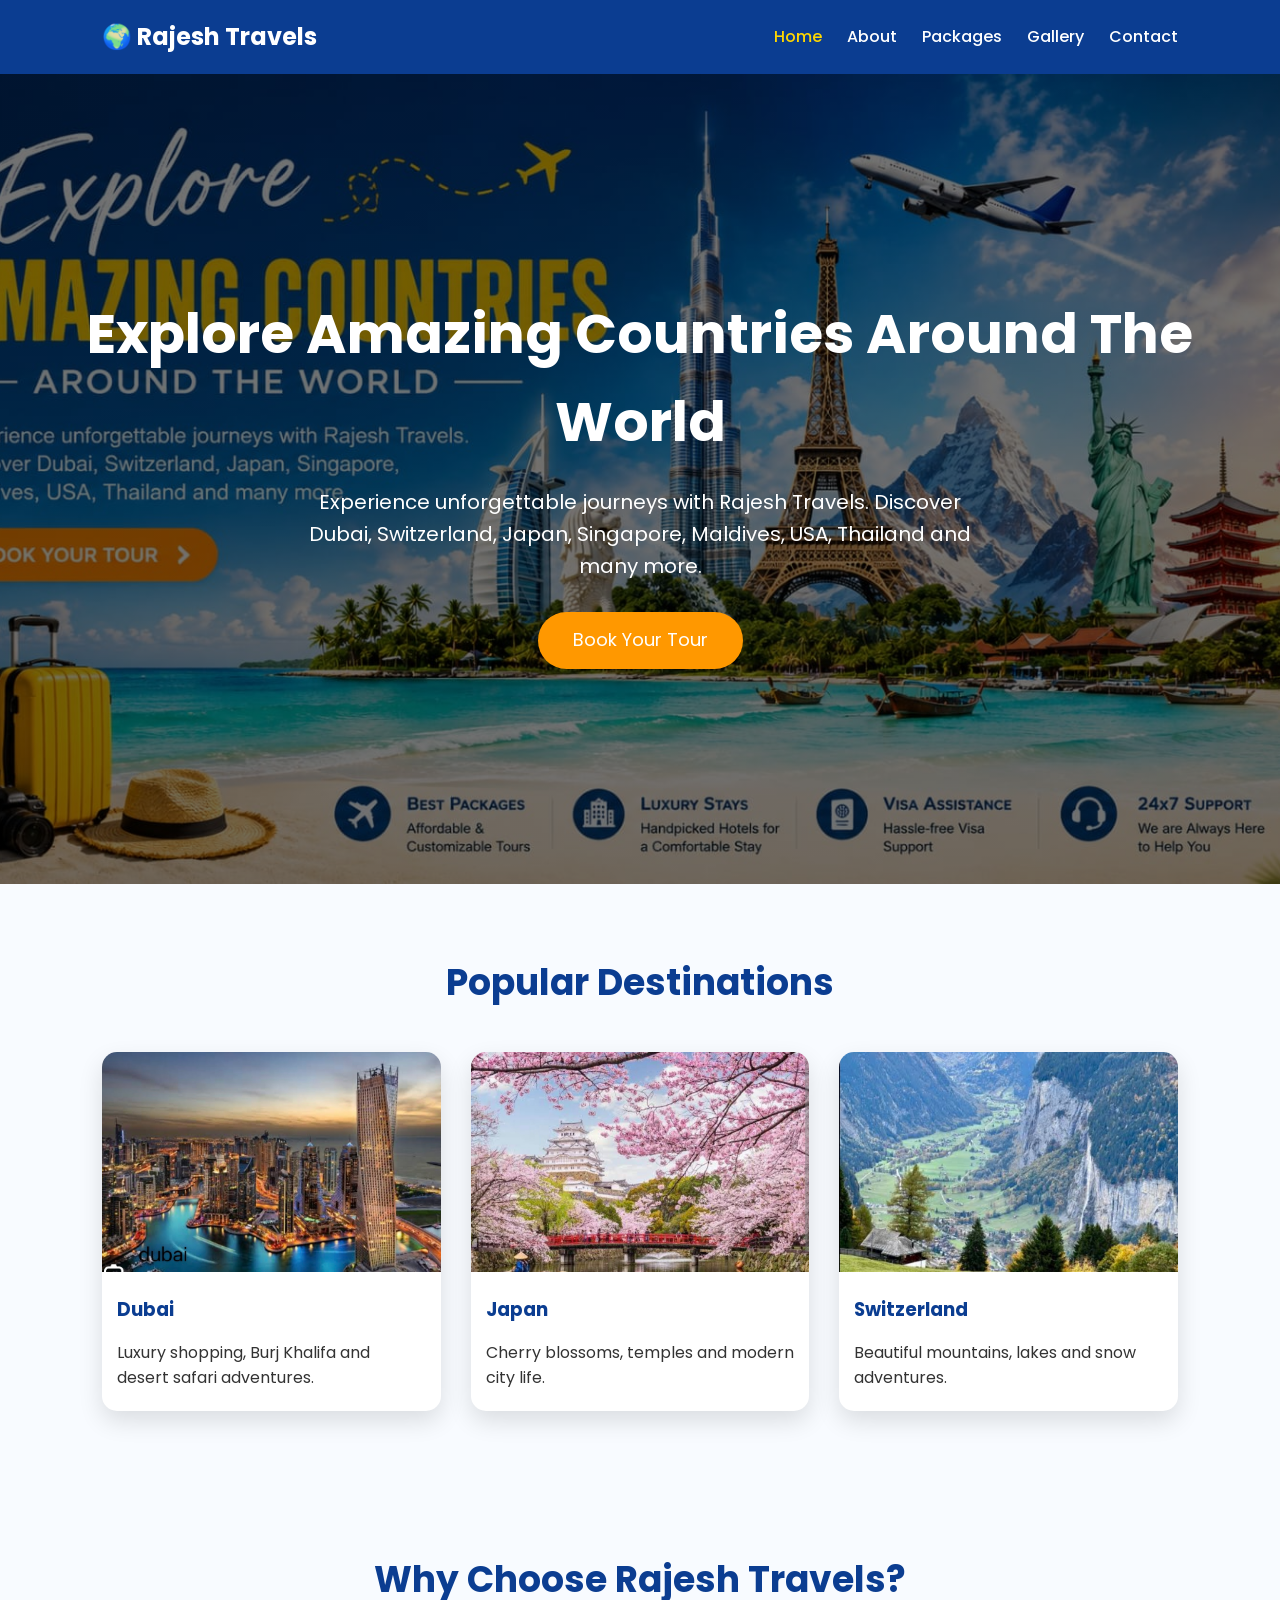
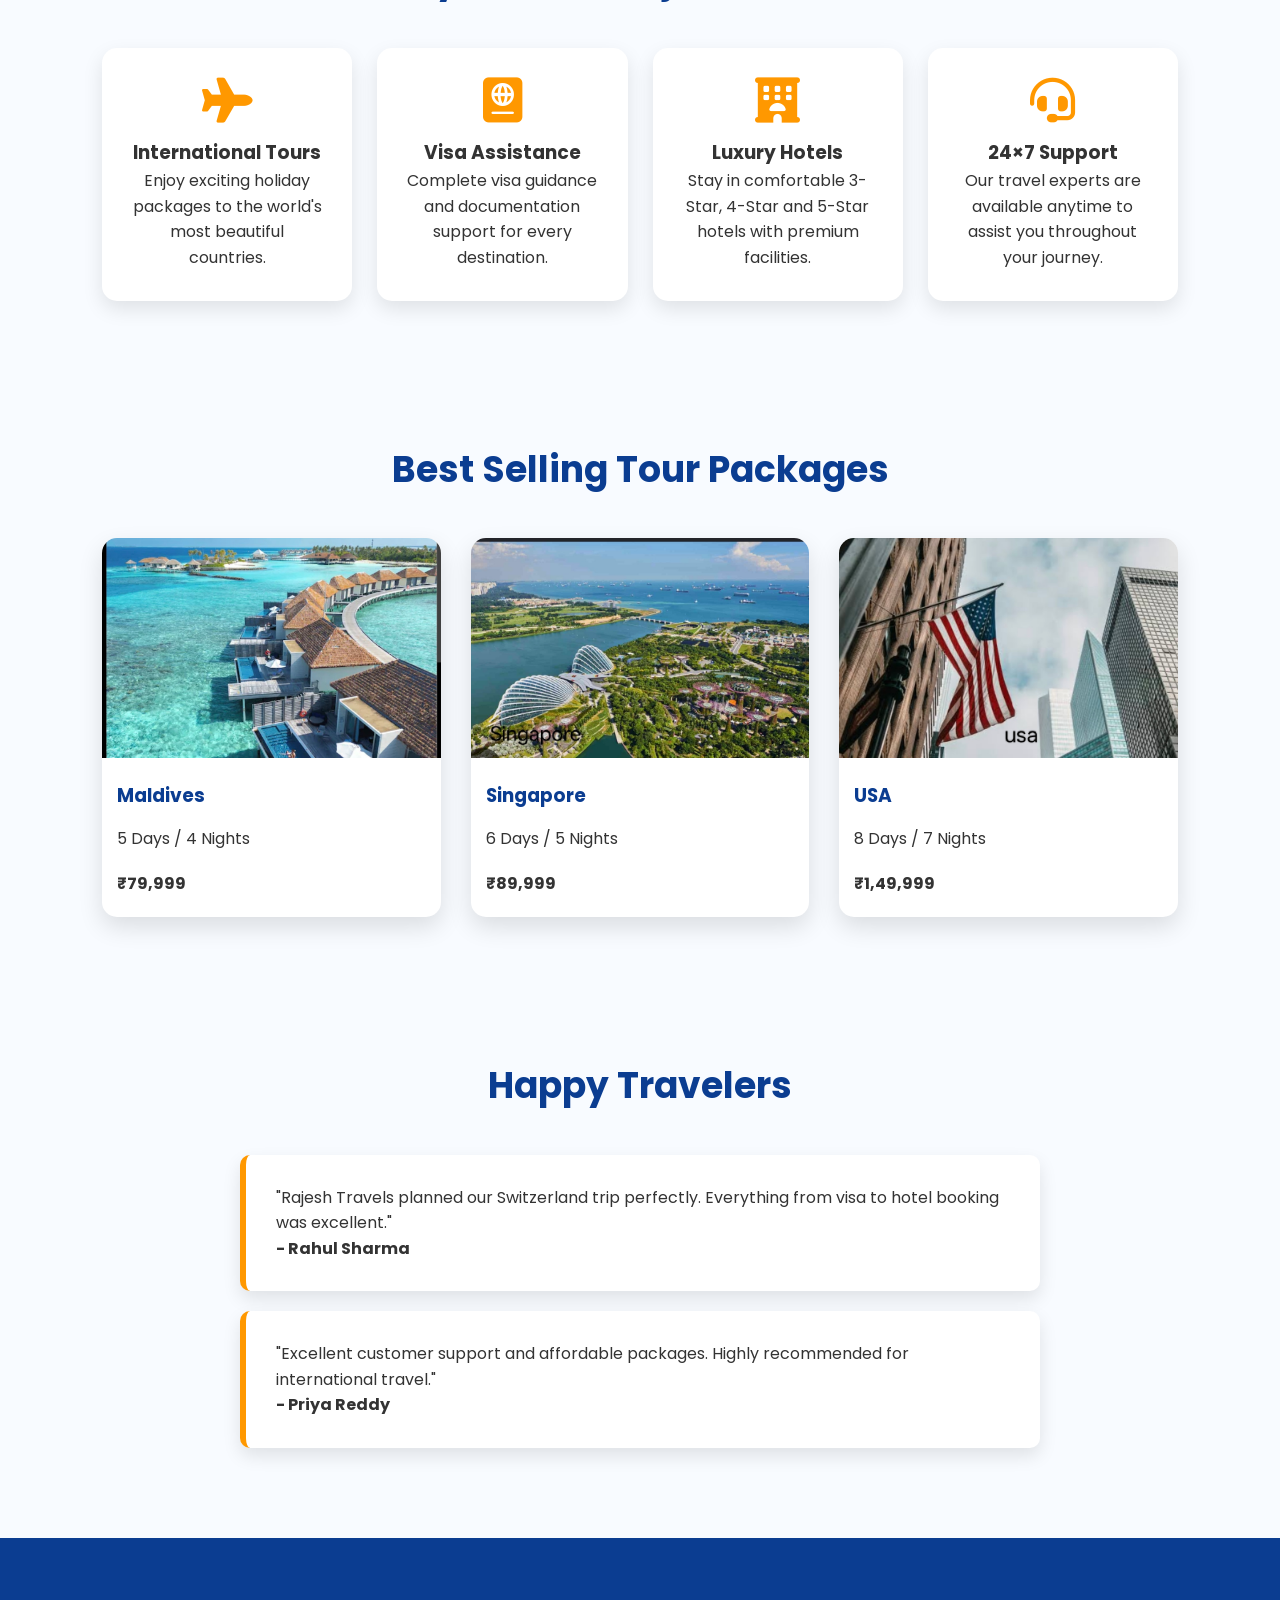
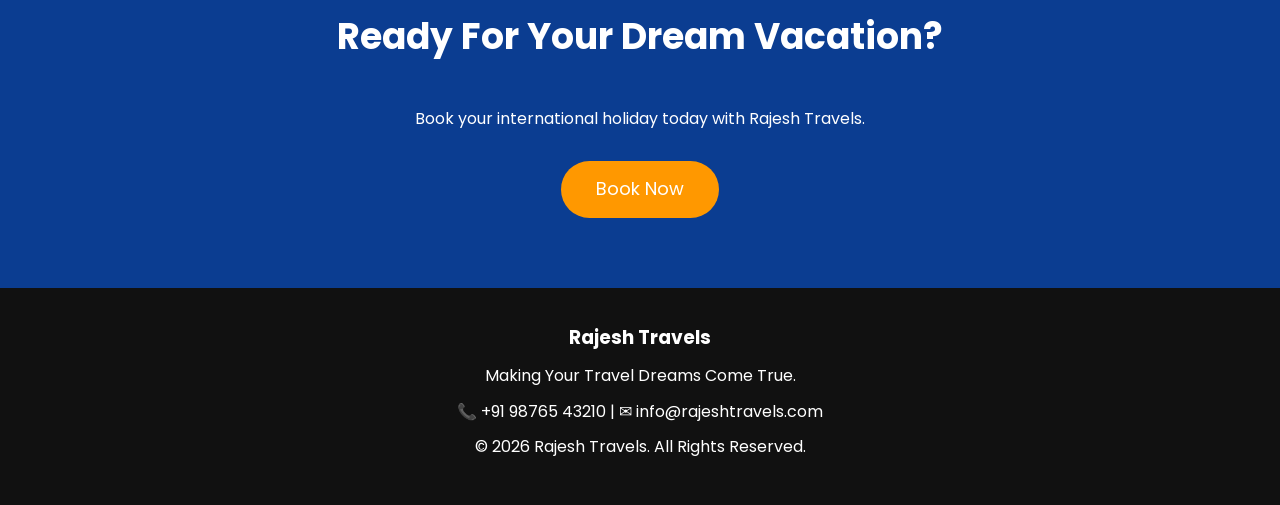
<file: index.html>
<!DOCTYPE html>
<html lang="en">

<head>
    <meta charset="UTF-8">
    <meta name="viewport" content="width=device-width, initial-scale=1.0">

    <title>Rajesh Travels | Explore the World</title>

    <meta name="description"
        content="Rajesh Travels provides international tour packages, visa assistance, hotel booking and holiday packages.">

    <meta name="keywords"
        content="Rajesh Travels, Travel Agency, International Tours, Holiday Packages, Visa Services">

    <link rel="stylesheet" href="style.css">

    <link href="https://fonts.googleapis.com/css2?family=Poppins:wght@300;400;500;600;700&display=swap"
        rel="stylesheet">

    <link rel="stylesheet"
        href="https://cdnjs.cloudflare.com/ajax/libs/font-awesome/6.5.2/css/all.min.css">
</head>

<body>

    <!-- Header -->

    <header>

        <div class="logo">
            <h2>🌍 Rajesh Travels</h2>
        </div>

        <nav>

            <ul>

                <li><a href="index.html" class="active">Home</a></li>

                <li><a href="about.html">About</a></li>

                <li><a href="packages.html">Packages</a></li>

                <li><a href="gallery.html">Gallery</a></li>

                <li><a href="contact.html">Contact</a></li>

            </ul>

        </nav>

    </header>

    <!-- Hero Section -->

    <section class="hero">

        <div class="hero-content">

            <h1>Explore Amazing Countries Around The World</h1>

            <p>
                Experience unforgettable journeys with Rajesh Travels.
                Discover Dubai, Switzerland, Japan, Singapore,
                Maldives, USA, Thailand and many more.
            </p>

            <a href="packages.html" class="btn">
                Book Your Tour
            </a>

        </div>

    </section>

    <!-- Popular Destinations -->

    <section class="destination">

        <h2>Popular Destinations</h2>

        <div class="card-container">

            <div class="card">

                <img src="images/dubai.jpg" alt="Dubai">

                <h3>Dubai</h3>

                <p>Luxury shopping, Burj Khalifa and desert safari adventures.</p>

            </div>

            <div class="card">

                <img src="images/japan.jpg" alt="Japan">

                <h3>Japan</h3>

                <p>Cherry blossoms, temples and modern city life.</p>

            </div>

            <div class="card">

                <img src="images/switzerland.jpg" alt="Switzerland">

                <h3>Switzerland</h3>

                <p>Beautiful mountains, lakes and snow adventures.</p>

            </div>

        </div>

    </section>
    <!-- Why Choose Us -->

    <section class="why-us">

        <h2>Why Choose Rajesh Travels?</h2>

        <div class="features">

            <div class="feature-box">
                <i class="fas fa-plane"></i>
                <h3>International Tours</h3>
                <p>Enjoy exciting holiday packages to the world's most beautiful countries.</p>
            </div>

            <div class="feature-box">
                <i class="fas fa-passport"></i>
                <h3>Visa Assistance</h3>
                <p>Complete visa guidance and documentation support for every destination.</p>
            </div>

            <div class="feature-box">
                <i class="fas fa-hotel"></i>
                <h3>Luxury Hotels</h3>
                <p>Stay in comfortable 3-Star, 4-Star and 5-Star hotels with premium facilities.</p>
            </div>

            <div class="feature-box">
                <i class="fas fa-headset"></i>
                <h3>24×7 Support</h3>
                <p>Our travel experts are available anytime to assist you throughout your journey.</p>
            </div>

        </div>

    </section>

    <!-- Tour Packages -->

    <section class="packages">

        <h2>Best Selling Tour Packages</h2>

        <div class="card-container">

            <div class="card">

                <img src="images/maldives.jpg" alt="Maldives">

                <h3>Maldives</h3>

                <p>5 Days / 4 Nights</p>

                <h4>₹79,999</h4>

            </div>

            <div class="card">

                <img src="images/singapore.jpg" alt="Singapore">

                <h3>Singapore</h3>

                <p>6 Days / 5 Nights</p>

                <h4>₹89,999</h4>

            </div>

            <div class="card">

                <img src="images/usa.jpg" alt="USA">

                <h3>USA</h3>

                <p>8 Days / 7 Nights</p>

                <h4>₹1,49,999</h4>

            </div>

        </div>

    </section>

    <!-- Testimonials -->

    <section class="testimonials">

        <h2>Happy Travelers</h2>

        <div class="testimonial-box">

            <p>
                "Rajesh Travels planned our Switzerland trip perfectly.
                Everything from visa to hotel booking was excellent."
            </p>

            <h4>- Rahul Sharma</h4>

        </div>

        <div class="testimonial-box">

            <p>
                "Excellent customer support and affordable packages.
                Highly recommended for international travel."
            </p>

            <h4>- Priya Reddy</h4>

        </div>

    </section>

    <!-- Call To Action -->

    <section class="cta">

        <h2>Ready For Your Dream Vacation?</h2>

        <p>Book your international holiday today with Rajesh Travels.</p>

        <a href="contact.html" class="btn">Book Now</a>

    </section>

    <!-- Footer -->

    <footer>

        <h3>Rajesh Travels</h3>

        <p>Making Your Travel Dreams Come True.</p>

        <p>
            📞 +91 98765 43210 |
            ✉ info@rajeshtravels.com
        </p>

        <p>
            © 2026 Rajesh Travels. All Rights Reserved.
        </p>

    </footer>

    <script src="script.js"></script>

    <!--Start of Tawk.to Script-->
<script type="text/javascript">
var Tawk_API=Tawk_API||{}, Tawk_LoadStart=new Date();
(function(){
var s1=document.createElement("script"),s0=document.getElementsByTagName("script")[0];
s1.async=true;
s1.src='https://embed.tawk.to/6a47f262bb890f1d47e70d45/1jskglkhc';
s1.charset='UTF-8';
s1.setAttribute('crossorigin','*');
s0.parentNode.insertBefore(s1,s0);
})();
</script>
<!--End of Tawk.to Script-->

</body>

</html>
</file>
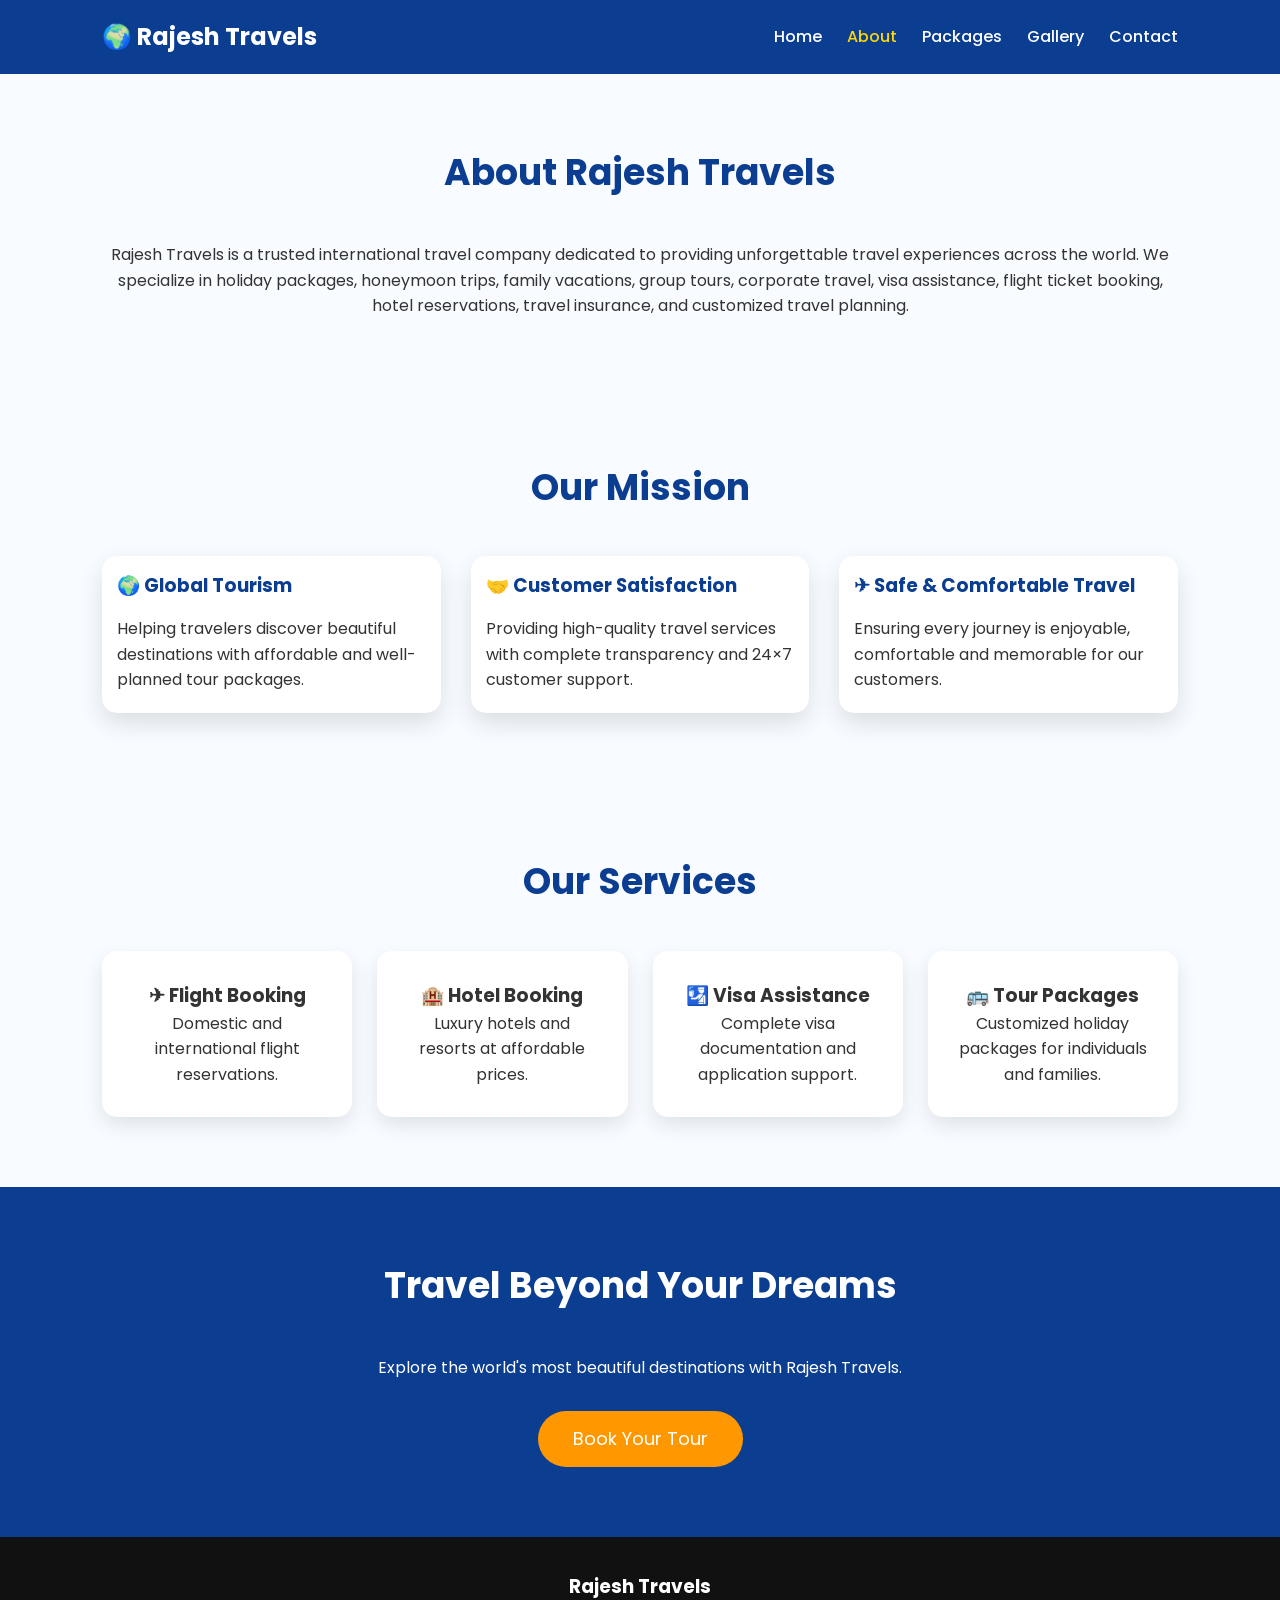
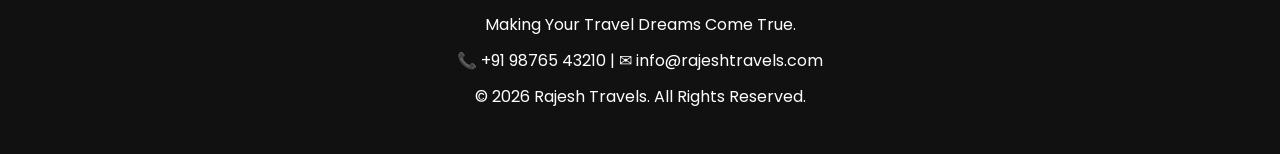
<file: about.html>
<!DOCTYPE html>
<html lang="en">

<head>

    <meta charset="UTF-8">
    <meta name="viewport" content="width=device-width, initial-scale=1.0">

    <title>About | Rajesh Travels</title>

    <meta name="description" content="Learn more about Rajesh Travels and our international travel services.">

    <link rel="stylesheet" href="style.css">

</head>

<body>

<header>

    <div class="logo">
        <h2>🌍 Rajesh Travels</h2>
    </div>

    <nav>

        <ul>

            <li><a href="index.html">Home</a></li>

            <li><a href="about.html" class="active">About</a></li>

            <li><a href="packages.html">Packages</a></li>

            <li><a href="gallery.html">Gallery</a></li>

            <li><a href="contact.html">Contact</a></li>

        </ul>

    </nav>

</header>

<section>

<h2>About Rajesh Travels</h2>

<p align="center">

Rajesh Travels is a trusted international travel company dedicated to providing
unforgettable travel experiences across the world. We specialize in holiday
packages, honeymoon trips, family vacations, group tours, corporate travel,
visa assistance, flight ticket booking, hotel reservations, travel insurance,
and customized travel planning.

</p>

</section>

<section>

<h2>Our Mission</h2>

<div class="card-container">

<div class="card">

<h3>🌍 Global Tourism</h3>

<p>
Helping travelers discover beautiful destinations with affordable and
well-planned tour packages.
</p>

</div>

<div class="card">

<h3>🤝 Customer Satisfaction</h3>

<p>
Providing high-quality travel services with complete transparency and
24×7 customer support.
</p>

</div>

<div class="card">

<h3>✈ Safe & Comfortable Travel</h3>

<p>
Ensuring every journey is enjoyable, comfortable and memorable for our customers.
</p>

</div>

</div>

</section>

<section>

<h2>Our Services</h2>

<div class="features">

<div class="feature-box">

<h3>✈ Flight Booking</h3>

<p>Domestic and international flight reservations.</p>

</div>

<div class="feature-box">

<h3>🏨 Hotel Booking</h3>

<p>Luxury hotels and resorts at affordable prices.</p>

</div>

<div class="feature-box">

<h3>🛂 Visa Assistance</h3>

<p>Complete visa documentation and application support.</p>

</div>

<div class="feature-box">

<h3>🚌 Tour Packages</h3>

<p>Customized holiday packages for individuals and families.</p>

</div>

</div>

</section>

<section class="cta">

<h2>Travel Beyond Your Dreams</h2>

<p>

Explore the world's most beautiful destinations with Rajesh Travels.

</p>

<a href="contact.html" class="btn">

Book Your Tour

</a>

</section>

<footer>

<h3>Rajesh Travels</h3>

<p>Making Your Travel Dreams Come True.</p>

<p>📞 +91 98765 43210 | ✉ info@rajeshtravels.com</p>

<p>© 2026 Rajesh Travels. All Rights Reserved.</p>

</footer>

<script src="script.js"></script>

    <!--Start of Tawk.to Script-->
<script type="text/javascript">
var Tawk_API=Tawk_API||{}, Tawk_LoadStart=new Date();
(function(){
var s1=document.createElement("script"),s0=document.getElementsByTagName("script")[0];
s1.async=true;
s1.src='https://embed.tawk.to/6a47f262bb890f1d47e70d45/1jskglkhc';
s1.charset='UTF-8';
s1.setAttribute('crossorigin','*');
s0.parentNode.insertBefore(s1,s0);
})();
</script>
<!--End of Tawk.to Script-->

</body>

</html>
</file>
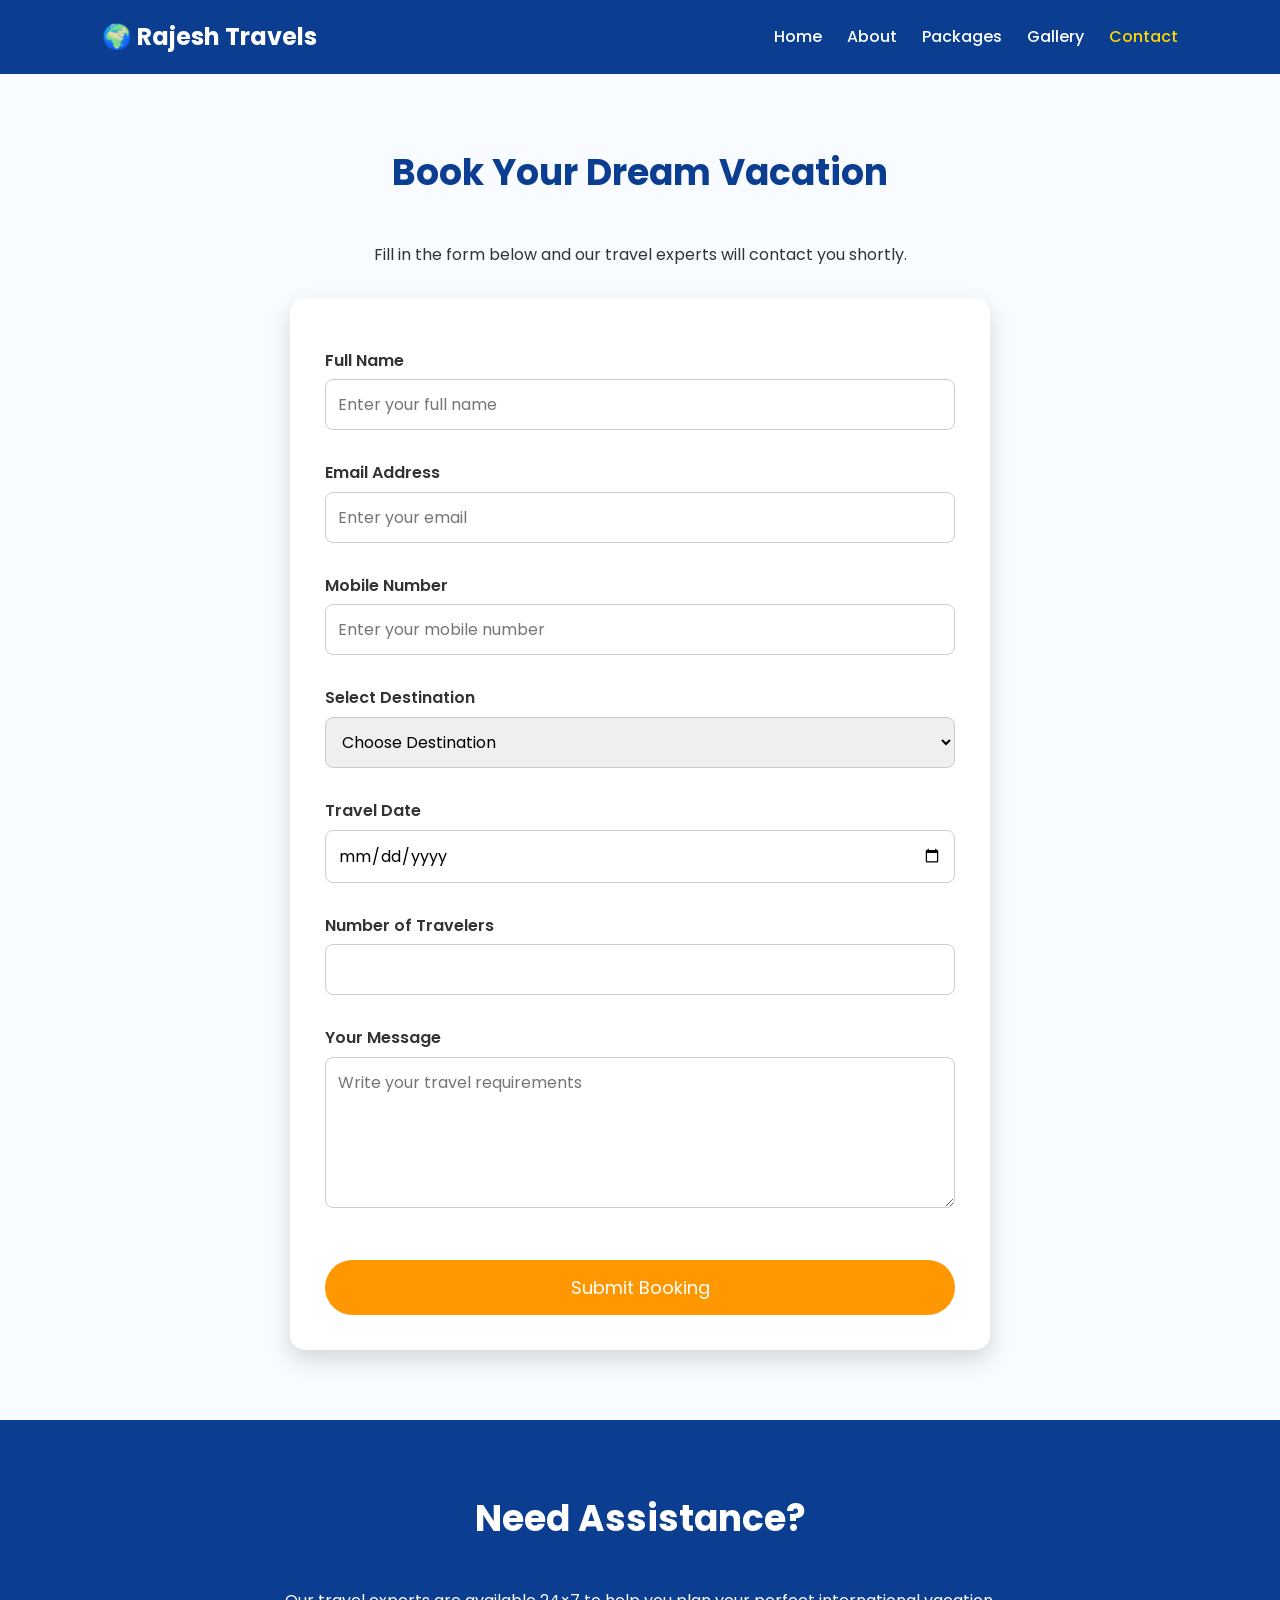
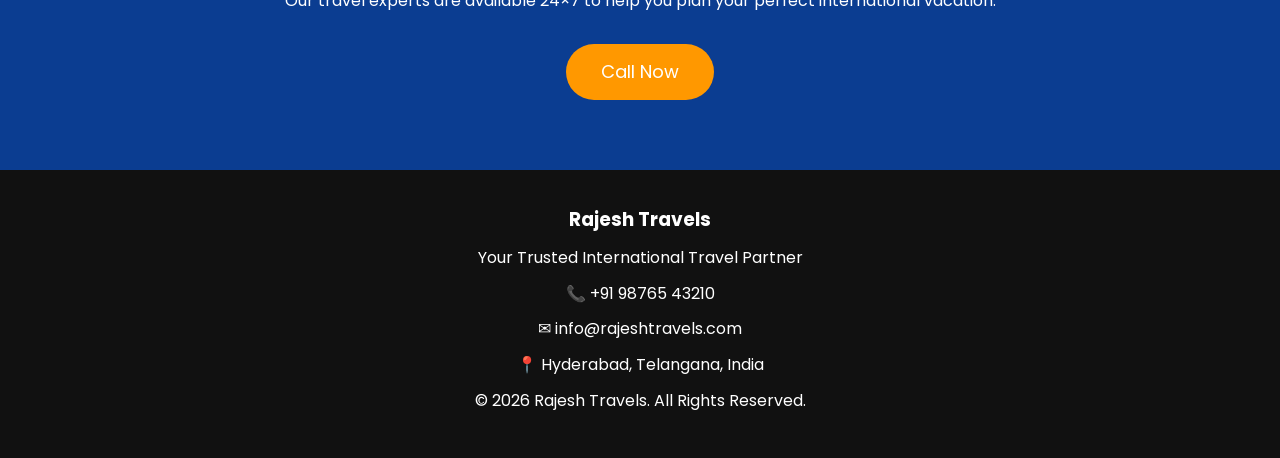
<file: contact.html>
<!DOCTYPE html>
<html lang="en">

<head>

<meta charset="UTF-8">
<meta name="viewport" content="width=device-width, initial-scale=1.0">

<title>Contact | Rajesh Travels</title>

<meta name="description" content="Book your international tour package with Rajesh Travels.">

<link rel="stylesheet" href="style.css">

</head>

<body>

<header>

<div class="logo">
<h2>🌍 Rajesh Travels</h2>
</div>

<nav>

<ul>

<li><a href="index.html">Home</a></li>

<li><a href="about.html">About</a></li>

<li><a href="packages.html">Packages</a></li>

<li><a href="gallery.html">Gallery</a></li>

<li><a href="contact.html" class="active">Contact</a></li>

</ul>

</nav>

</header>

<section>

<h2>Book Your Dream Vacation</h2>

<p style="text-align:center;margin-bottom:30px;">
Fill in the form below and our travel experts will contact you shortly.
</p>

<form onsubmit="return validateForm()">

<label>Full Name</label>

<input type="text" id="name" placeholder="Enter your full name" required>

<label>Email Address</label>

<input type="email" id="email" placeholder="Enter your email" required>

<label>Mobile Number</label>

<input type="tel" id="phone" placeholder="Enter your mobile number" required>

<label>Select Destination</label>

<select id="country" required>

<option value="">Choose Destination</option>

<option>Dubai</option>

<option>Japan</option>

<option>Switzerland</option>

<option>Maldives</option>

<option>Singapore</option>

<option>USA</option>

<option>France</option>

<option>United Kingdom</option>

<option>Thailand</option>

<option>Australia</option>

<option>Canada</option>

</select>

<label>Travel Date</label>

<input type="date">

<label>Number of Travelers</label>

<input type="number" min="1" max="20">

<label>Your Message</label>

<textarea rows="5" placeholder="Write your travel requirements"></textarea>

<button type="submit" class="btn">Submit Booking</button>

</form>

</section>

<section class="cta">

<h2>Need Assistance?</h2>

<p>Our travel experts are available 24×7 to help you plan your perfect international vacation.</p>

<a href="tel:+919381590052" class="btn">Call Now</a>

</section>

<footer>

<h3>Rajesh Travels</h3>

<p>Your Trusted International Travel Partner</p>

<p>📞 +91 98765 43210</p>

<p>✉ info@rajeshtravels.com</p>

<p>📍 Hyderabad, Telangana, India</p>

<p>© 2026 Rajesh Travels. All Rights Reserved.</p>

</footer>

<script src="script.js"></script>

  <!--Start of Tawk.to Script-->
<script type="text/javascript">
var Tawk_API=Tawk_API||{}, Tawk_LoadStart=new Date();
(function(){
var s1=document.createElement("script"),s0=document.getElementsByTagName("script")[0];
s1.async=true;
s1.src='https://embed.tawk.to/6a47f262bb890f1d47e70d45/1jskglkhc';
s1.charset='UTF-8';
s1.setAttribute('crossorigin','*');
s0.parentNode.insertBefore(s1,s0);
})();
</script>
<!--End of Tawk.to Script-->

</body>

</html>
</file>
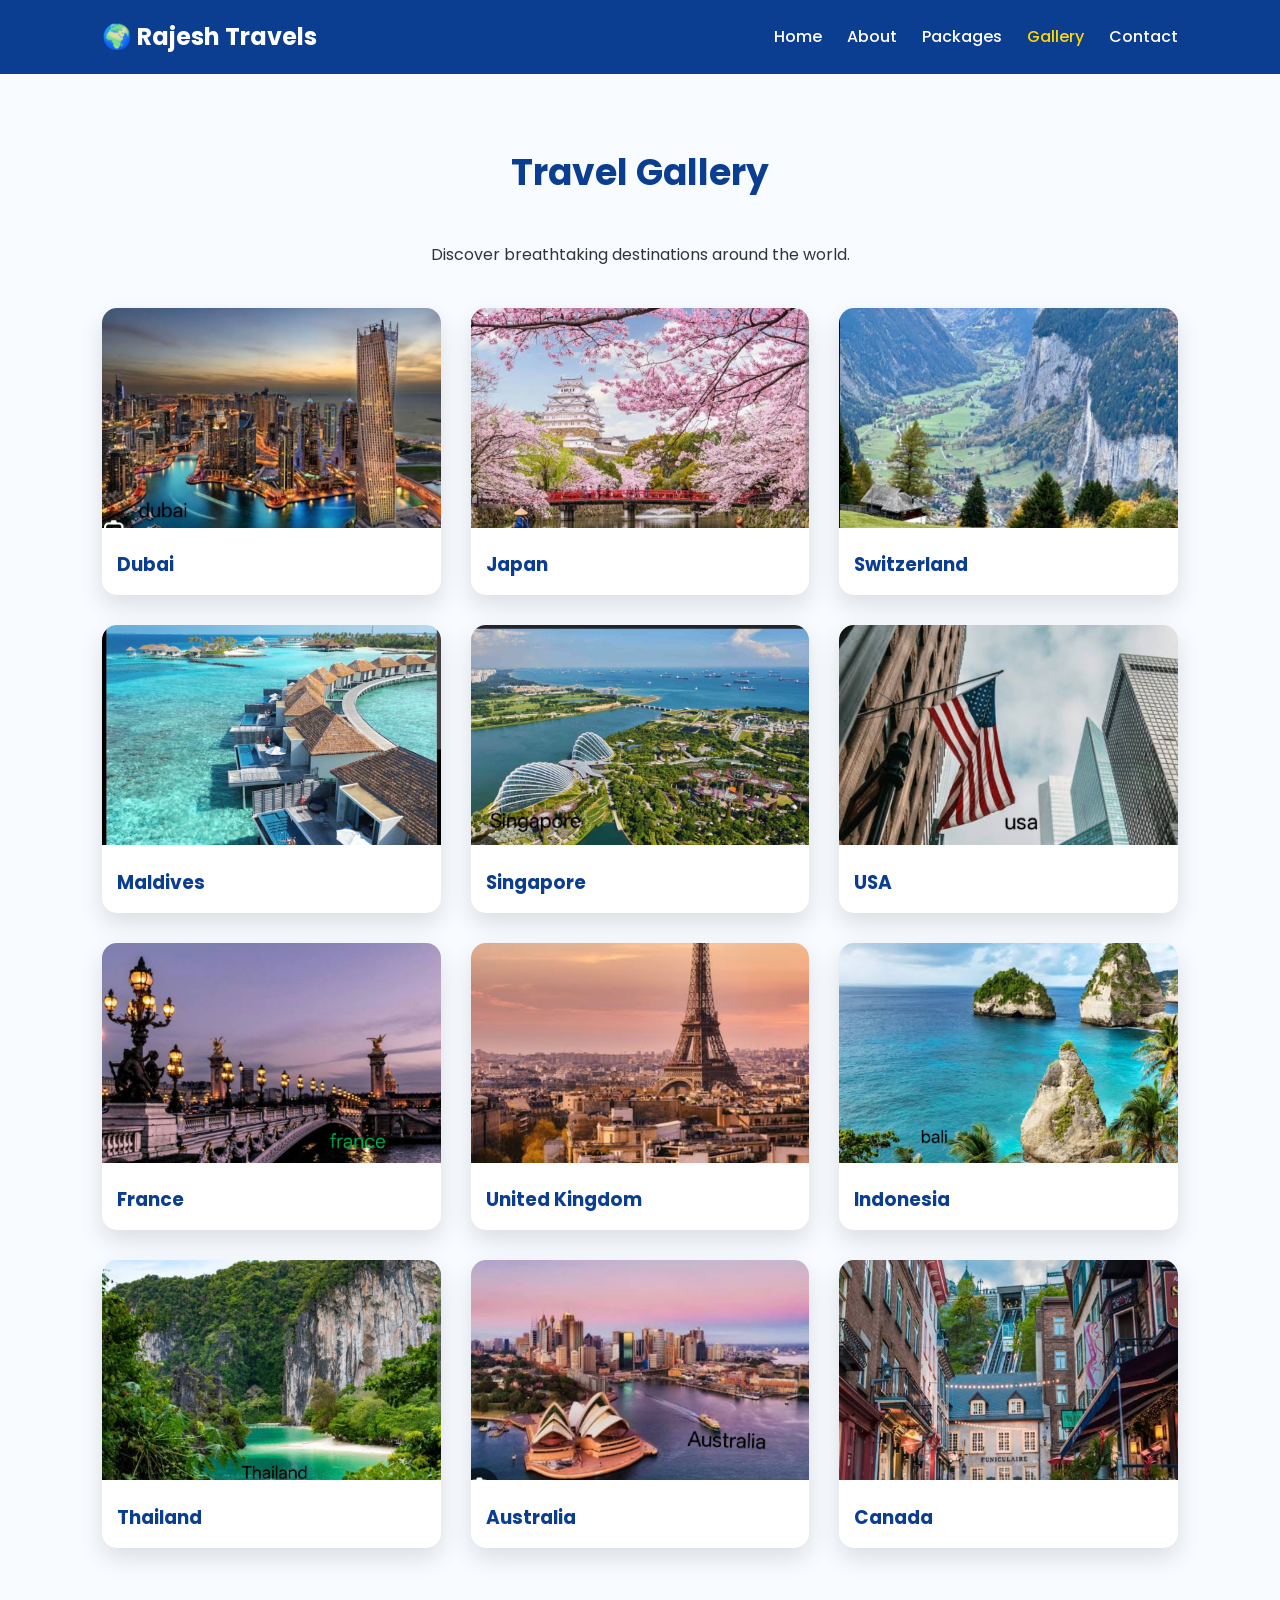
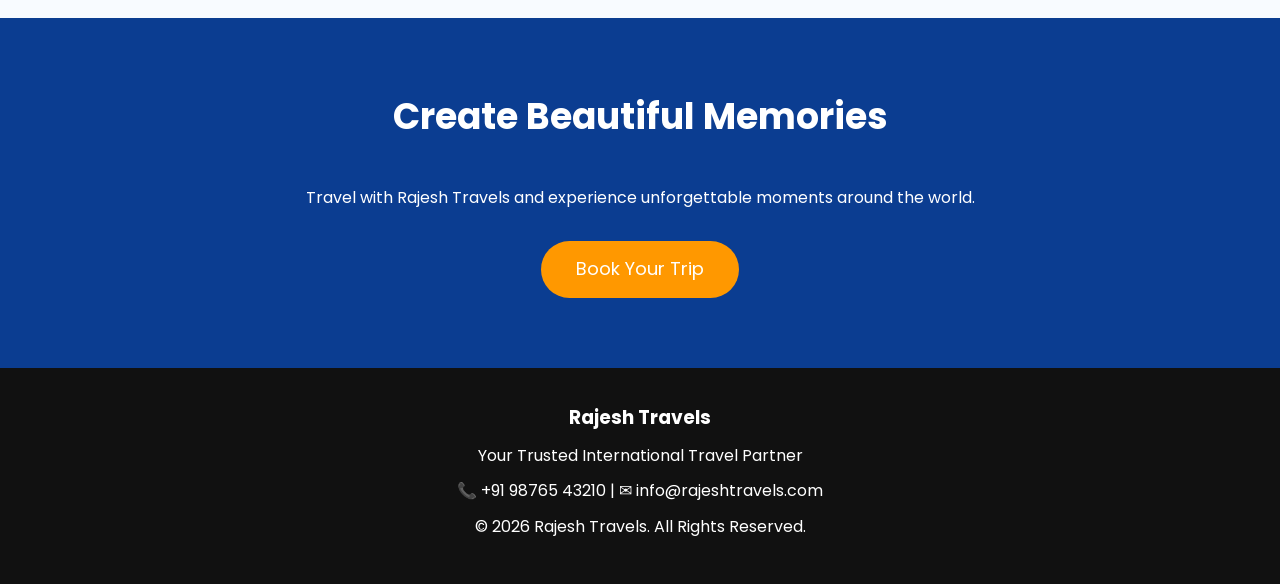
<file: gallery.html>
<!DOCTYPE html>
<html lang="en">

<head>

<meta charset="UTF-8">
<meta name="viewport" content="width=device-width, initial-scale=1.0">

<title>Gallery | Rajesh Travels</title>

<meta name="description" content="Explore beautiful travel destinations with Rajesh Travels.">

<link rel="stylesheet" href="style.css">

</head>

<body>

<header>

<div class="logo">
<h2>🌍 Rajesh Travels</h2>
</div>

<nav>

<ul>

<li><a href="index.html">Home</a></li>

<li><a href="about.html">About</a></li>

<li><a href="packages.html">Packages</a></li>

<li><a href="gallery.html" class="active">Gallery</a></li>

<li><a href="contact.html">Contact</a></li>

</ul>

</nav>

</header>

<section>

<h2>Travel Gallery</h2>

<p style="text-align:center;margin-bottom:40px;">
Discover breathtaking destinations around the world.
</p>

<div class="card-container">

<div class="card">
<img src="images/dubai.jpg" alt="Dubai">
<h3>Dubai</h3>
</div>

<div class="card">
<img src="images/japan.jpg" alt="Japan">
<h3>Japan</h3>
</div>

<div class="card">
<img src="images/switzerland.jpg" alt="Switzerland">
<h3>Switzerland</h3>
</div>

<div class="card">
<img src="images/maldives.jpg" alt="Maldives">
<h3>Maldives</h3>
</div>

<div class="card">
<img src="images/singapore.jpg" alt="Singapore">
<h3>Singapore</h3>
</div>

<div class="card">
<img src="images/usa.jpg" alt="USA">
<h3>USA</h3>
</div>

<div class="card">
<img src="images/paris.jpg" alt="Paris">
<h3>France</h3>
</div>

<div class="card">
<img src="images/london.jpg" alt="London">
<h3>United Kingdom</h3>
</div>

<div class="card">
<img src="images/bali.jpg" alt="Bali">
<h3>Indonesia</h3>
</div>

<div class="card">
<img src="images/thailand.jpg" alt="Thailand">
<h3>Thailand</h3>
</div>

<div class="card">
<img src="images/australia.jpg" alt="Australia">
<h3>Australia</h3>
</div>

<div class="card">
<img src="images/canada.jpg" alt="Canada">
<h3>Canada</h3>
</div>

</div>

</section>

<section class="cta">

<h2>Create Beautiful Memories</h2>

<p>
Travel with Rajesh Travels and experience unforgettable moments around the world.
</p>

<a href="contact.html" class="btn">Book Your Trip</a>

</section>

<footer>

<h3>Rajesh Travels</h3>

<p>Your Trusted International Travel Partner</p>

<p>📞 +91 98765 43210 | ✉ info@rajeshtravels.com</p>

<p>© 2026 Rajesh Travels. All Rights Reserved.</p>

</footer>

<script src="script.js"></script>

  <!--Start of Tawk.to Script-->
<script type="text/javascript">
var Tawk_API=Tawk_API||{}, Tawk_LoadStart=new Date();
(function(){
var s1=document.createElement("script"),s0=document.getElementsByTagName("script")[0];
s1.async=true;
s1.src='https://embed.tawk.to/6a47f262bb890f1d47e70d45/1jskglkhc';
s1.charset='UTF-8';
s1.setAttribute('crossorigin','*');
s0.parentNode.insertBefore(s1,s0);
})();
</script>
<!--End of Tawk.to Script-->

</body>

</html>
</file>
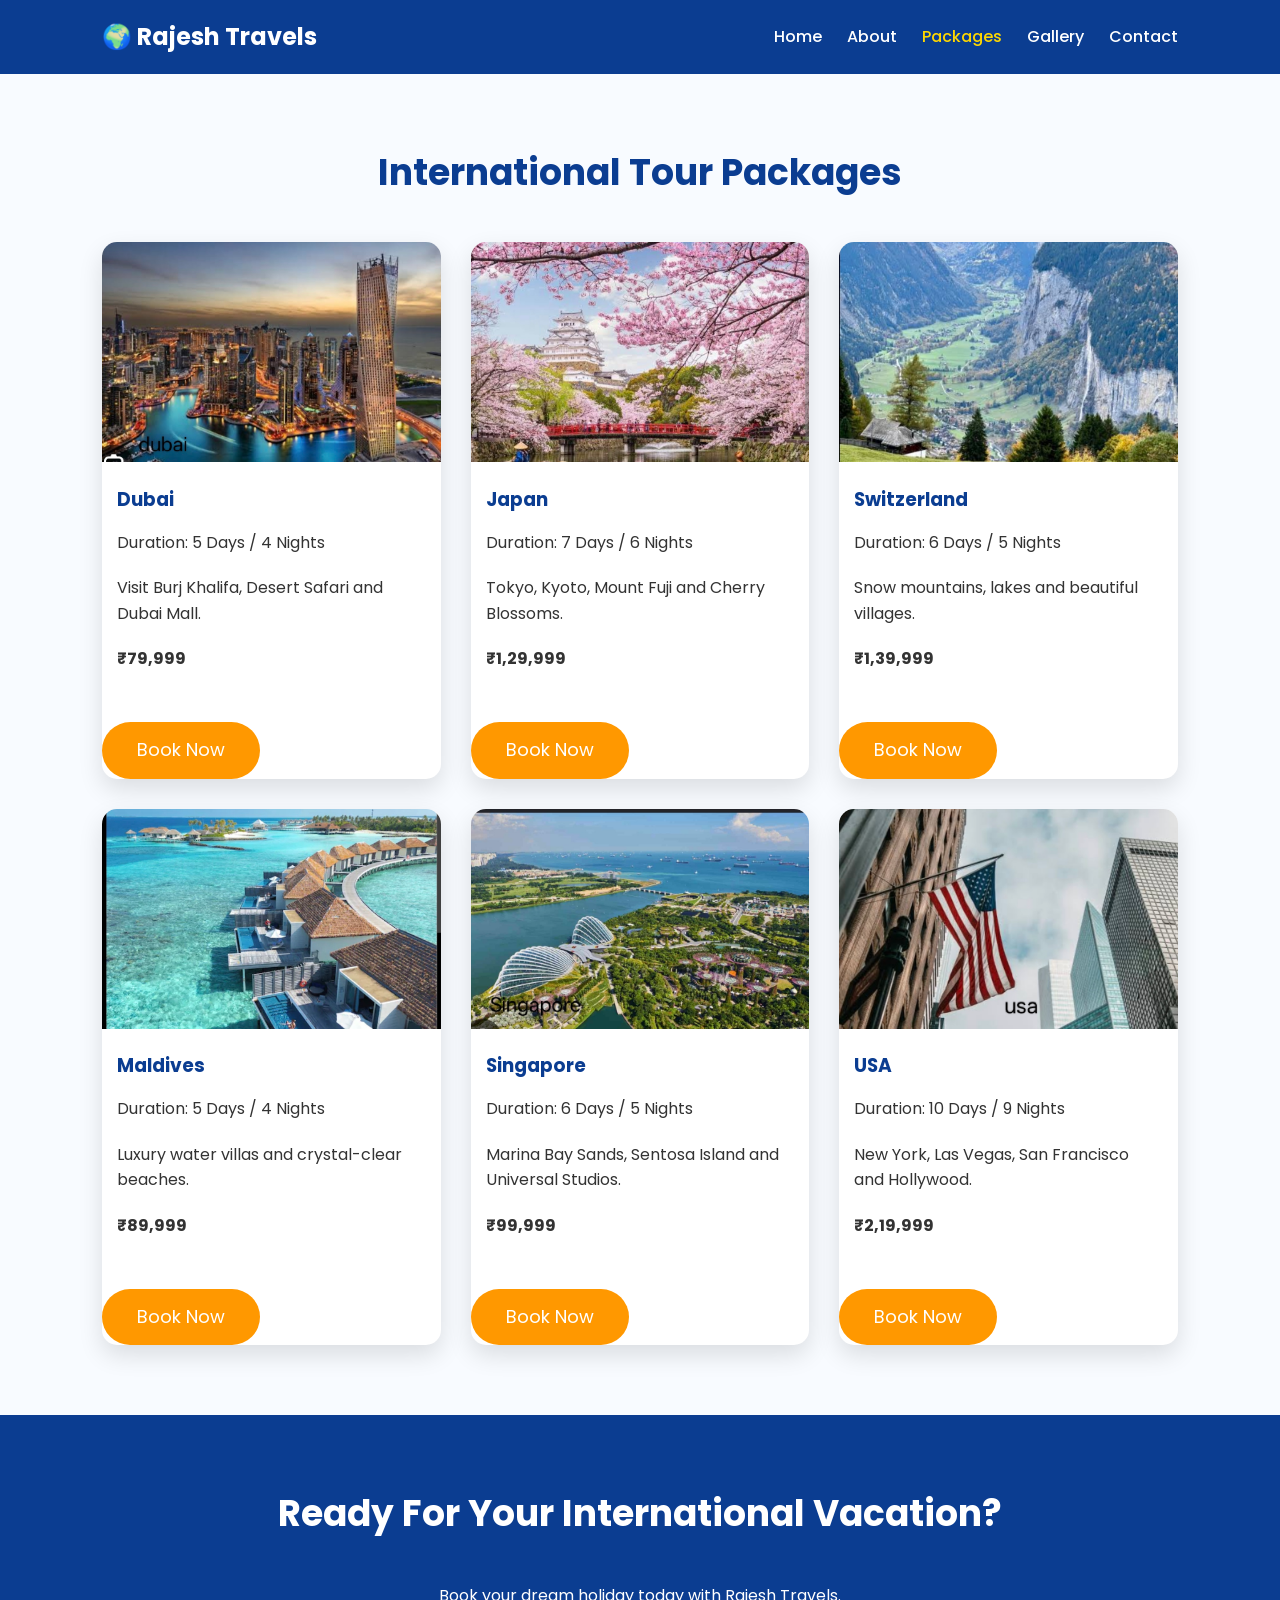
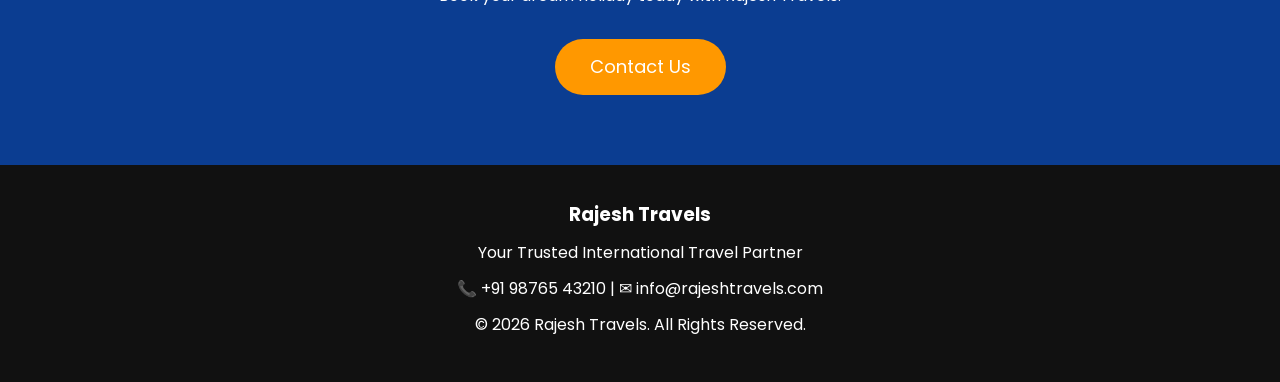
<file: packages.html>
<!DOCTYPE html>
<html lang="en">

<head>

<meta charset="UTF-8">

<meta name="viewport" content="width=device-width, initial-scale=1.0">

<title>Tour Packages | Rajesh Travels</title>

<meta name="description" content="Affordable international tour packages offered by Rajesh Travels.">

<link rel="stylesheet" href="style.css">

</head>

<body>

<header>

<div class="logo">
<h2>🌍 Rajesh Travels</h2>
</div>

<nav>

<ul>

<li><a href="index.html">Home</a></li>

<li><a href="about.html">About</a></li>

<li><a href="packages.html" class="active">Packages</a></li>

<li><a href="gallery.html">Gallery</a></li>

<li><a href="contact.html">Contact</a></li>

</ul>

</nav>

</header>

<section>

<h2>International Tour Packages</h2>

<div class="card-container">

<div class="card">

<img src="images/dubai.jpg" alt="Dubai Tour">

<h3>Dubai</h3>

<p>Duration: 5 Days / 4 Nights</p>

<p>Visit Burj Khalifa, Desert Safari and Dubai Mall.</p>

<h4>₹79,999</h4>

<a href="contact.html" class="btn">Book Now</a>

</div>

<div class="card">

<img src="images/japan.jpg" alt="Japan Tour">

<h3>Japan</h3>

<p>Duration: 7 Days / 6 Nights</p>

<p>Tokyo, Kyoto, Mount Fuji and Cherry Blossoms.</p>

<h4>₹1,29,999</h4>

<a href="contact.html" class="btn">Book Now</a>

</div>

<div class="card">

<img src="images/switzerland.jpg" alt="Switzerland Tour">

<h3>Switzerland</h3>

<p>Duration: 6 Days / 5 Nights</p>

<p>Snow mountains, lakes and beautiful villages.</p>

<h4>₹1,39,999</h4>

<a href="contact.html" class="btn">Book Now</a>

</div>

<div class="card">

<img src="images/maldives.jpg" alt="Maldives Tour">

<h3>Maldives</h3>

<p>Duration: 5 Days / 4 Nights</p>

<p>Luxury water villas and crystal-clear beaches.</p>

<h4>₹89,999</h4>

<a href="contact.html" class="btn">Book Now</a>

</div>

<div class="card">

<img src="images/singapore.jpg" alt="Singapore Tour">

<h3>Singapore</h3>

<p>Duration: 6 Days / 5 Nights</p>

<p>Marina Bay Sands, Sentosa Island and Universal Studios.</p>

<h4>₹99,999</h4>

<a href="contact.html" class="btn">Book Now</a>

</div>

<div class="card">

<img src="images/usa.jpg" alt="USA Tour">

<h3>USA</h3>

<p>Duration: 10 Days / 9 Nights</p>

<p>New York, Las Vegas, San Francisco and Hollywood.</p>

<h4>₹2,19,999</h4>

<a href="contact.html" class="btn">Book Now</a>

</div>

</div>

</section>

<section class="cta">

<h2>Ready For Your International Vacation?</h2>

<p>Book your dream holiday today with Rajesh Travels.</p>

<a href="contact.html" class="btn">Contact Us</a>

</section>

<footer>

<h3>Rajesh Travels</h3>

<p>Your Trusted International Travel Partner</p>

<p>📞 +91 98765 43210 | ✉ info@rajeshtravels.com</p>

<p>© 2026 Rajesh Travels. All Rights Reserved.</p>

</footer>

<script src="script.js"></script>

  <!--Start of Tawk.to Script-->
<script type="text/javascript">
var Tawk_API=Tawk_API||{}, Tawk_LoadStart=new Date();
(function(){
var s1=document.createElement("script"),s0=document.getElementsByTagName("script")[0];
s1.async=true;
s1.src='https://embed.tawk.to/6a47f262bb890f1d47e70d45/1jskglkhc';
s1.charset='UTF-8';
s1.setAttribute('crossorigin','*');
s0.parentNode.insertBefore(s1,s0);
})();
</script>
<!--End of Tawk.to Script-->

</body>

</html>
</file>
<file: style.css>
/* Google Font */
@import url('https://fonts.googleapis.com/css2?family=Poppins:wght@300;400;500;600;700&display=swap');

*{
    margin:0;
    padding:0;
    box-sizing:border-box;
    font-family:'Poppins',sans-serif;
}

body{
    background:#f8fbff;
    color:#333;
    line-height:1.6;
}

/* Header */

header{
    display:flex;
    justify-content:space-between;
    align-items:center;
    padding:18px 8%;
    background:#0b3d91;
    position:sticky;
    top:0;
    z-index:1000;
}

.logo h2{
    color:#fff;
}

nav ul{
    display:flex;
    list-style:none;
}

nav ul li{
    margin-left:25px;
}

nav ul li a{
    text-decoration:none;
    color:#fff;
    font-weight:500;
    transition:.3s;
}

nav ul li a:hover,
nav ul li a.active{
    color:#ffd700;
}

/* Hero */

.hero{
    height:90vh;
    background:linear-gradient(rgba(0,0,0,.55),rgba(0,0,0,.55)),
    url("images/banner.jpg") center/cover no-repeat;
    display:flex;
    justify-content:center;
    align-items:center;
    text-align:center;
    color:#fff;
    padding:20px;
}

.hero h1{
    font-size:55px;
    margin-bottom:20px;
}

.hero p{
    max-width:700px;
    margin:auto;
    font-size:20px;
}

.btn{
    display:inline-block;
    margin-top:30px;
    background:#ff9800;
    color:#fff;
    text-decoration:none;
    padding:14px 35px;
    border-radius:30px;
    font-size:18px;
    transition:.3s;
}

.btn:hover{
    background:#ff6f00;
    transform:scale(1.05);
}

/* Sections */

section{
    padding:70px 8%;
}

section h2{
    text-align:center;
    font-size:36px;
    color:#0b3d91;
    margin-bottom:40px;
}

/* Cards */

.card-container{
    display:grid;
    grid-template-columns:repeat(auto-fit,minmax(280px,1fr));
    gap:30px;
}

.card{
    background:#fff;
    border-radius:15px;
    overflow:hidden;
    box-shadow:0 10px 25px rgba(0,0,0,.12);
    transition:.4s;
}

.card:hover{
    transform:translateY(-10px);
}

.card img{
    width:100%;
    height:220px;
    object-fit:cover;
}

.card h3{
    padding:15px;
    color:#0b3d91;
}

.card p,
.card h4{
    padding:0 15px 20px;
}

/* Features */

.features{
    display:grid;
    grid-template-columns:repeat(auto-fit,minmax(250px,1fr));
    gap:25px;
}

.feature-box{
    background:#fff;
    text-align:center;
    padding:30px;
    border-radius:15px;
    box-shadow:0 8px 20px rgba(0,0,0,.1);
}

.feature-box i{
    font-size:45px;
    color:#ff9800;
    margin-bottom:15px;
}

/* Testimonials */

.testimonial-box{
    background:#fff;
    margin:20px auto;
    max-width:800px;
    padding:30px;
    border-left:6px solid #ff9800;
    border-radius:10px;
    box-shadow:0 8px 18px rgba(0,0,0,.1);
}

/* CTA */

.cta{
    background:#0b3d91;
    color:#fff;
    text-align:center;
}

.cta h2{
    color:#fff;
}

/* Footer */

footer{
    background:#111;
    color:#fff;
    text-align:center;
    padding:35px;
}

footer p{
    margin:10px 0;
}

/* Responsive */

@media(max-width:768px){

header{
    flex-direction:column;
}

nav ul{
    flex-direction:column;
    text-align:center;
}

nav ul li{
    margin:12px 0;
}

.hero h1{
    font-size:36px;
}

.hero p{
    font-size:16px;
}

section h2{
    font-size:28px;
}

}

/* Contact Form */

form{
    max-width:700px;
    margin:auto;
    background:#fff;
    padding:35px;
    border-radius:15px;
    box-shadow:0 10px 25px rgba(0,0,0,.15);
}

form label{
    display:block;
    margin-top:15px;
    margin-bottom:6px;
    font-weight:600;
}

form input,
form select,
form textarea{
    width:100%;
    padding:12px;
    border:1px solid #ccc;
    border-radius:8px;
    margin-bottom:15px;
    font-size:16px;
}

form button{
    border:none;
    cursor:pointer;
    width:100%;
}
</file>
